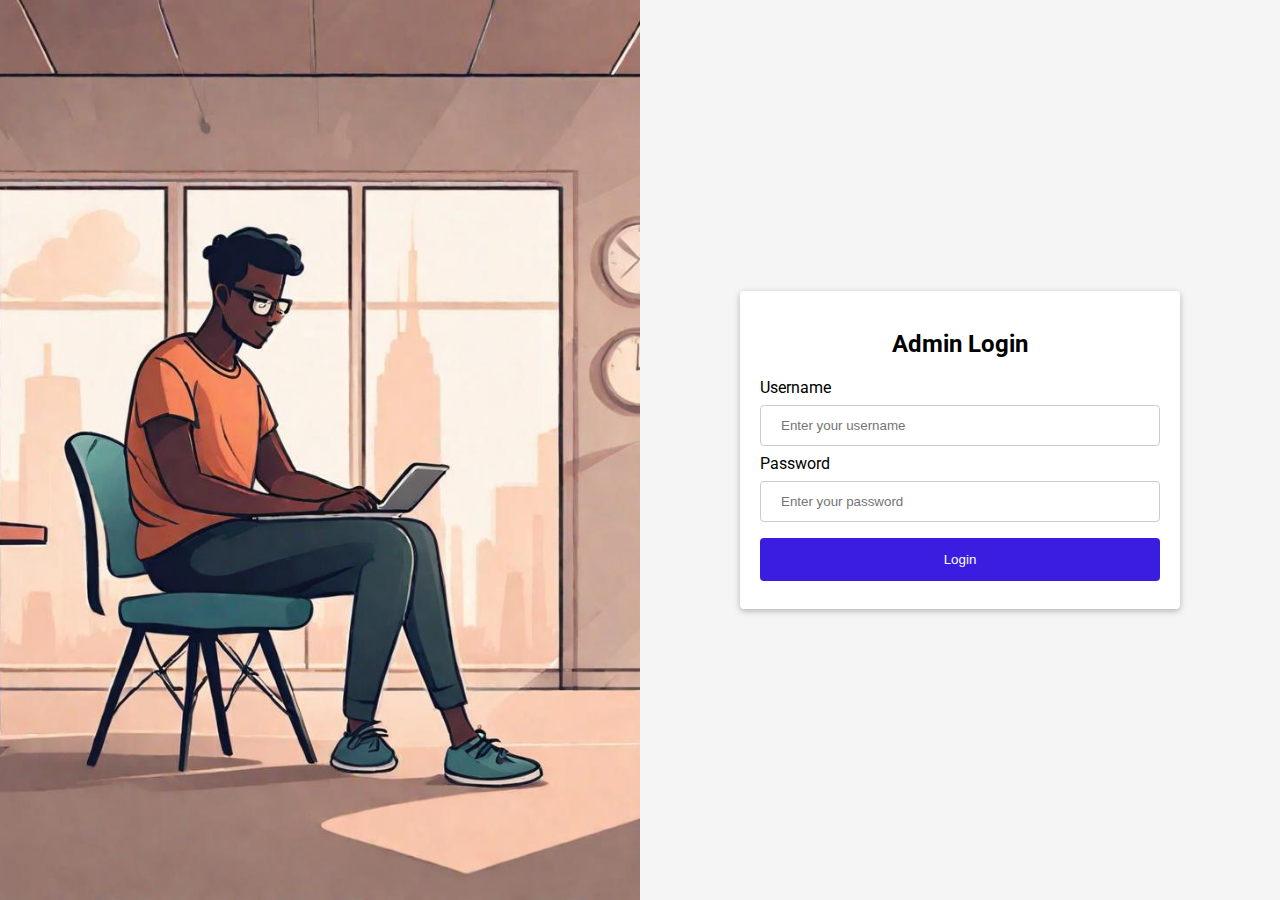
<file: AdminLog.html>
<!DOCTYPE html>
<html>
<head>
  <title>Registration Page</title>
  <meta name="viewport" content="width=device-width, initial-scale=1.0">
  <style>
    /* Material CSS */
    @import url('https://fonts.googleapis.com/css?family=Roboto:300,400,500,700&display=swap');

    body {
      font-family: 'Roboto', sans-serif;
      margin: 0;
      padding: 0;
      display: flex;
      height: 100vh;
    }

    .image-container {
      flex: 1;
      background-image: url('images/UserReg.jpg');
      background-size: cover;
      background-position: center;
      background-repeat: no-repeat;
    }

    .form-container {
      flex: 1;
      background-image: url('https://images.unsplash.com/photo-1557683316-973673baf926?ixlib=rb-4.0.3&ixid=MnwxMjA3fDB8MHxwaG90by1wYWdlfHx8fGVufDB8fHx8&auto=format&fit=crop&w=1629&q=80');

      display: flex;
      justify-content: center;
      align-items: center;
      background-color: #f5f5f5;
    }

    .registration-card {
      background-color: #fff;
      padding: 20px;
      border-radius: 4px;
      box-shadow: 0 2px 5px 0 rgba(0, 0, 0, 0.16), 0 2px 10px 0 rgba(0, 0, 0, 0.12);
      width: 400px;
      max-width: 90%;
    }

    .registration-card h2 {
      text-align: center;
      margin-bottom: 20px;
    }

    .registration-card input[type="text"],
    .registration-card input[type="email"],
    .registration-card input[type="password"] {
      width: 100%;
      padding: 12px 20px;
      margin: 8px 0;
      display: inline-block;
      border: 1px solid #ccc;
      border-radius: 4px;
      box-sizing: border-box;
    }

    .registration-card button {
      background-color: #3a1de0;
      color: white;
      padding: 14px 20px;
      margin: 8px 0;
      border: none;
      border-radius: 4px;
      cursor: pointer;
      width: 100%;
    }
  </style>
</head>
<body>
  <div class="image-container"></div>
  <div class="form-container">
    <div class="registration-card">
      <h2> Admin Login</h2>
      <form class="form" action="adminlogin.php" method="post">
        <label for="username">Username</label>
        <input type="text" id="username" name="username" placeholder="Enter your username" required>

        <label for="password">Password</label>
        <input type="password" id="password" name="password" placeholder="Enter your password" required>

        <button type="submit">Login</button>
       
      </form>
    </div>
  </div>

  <script>
    // JavaScript
    const form = document.getElementById('registrationForm');

    form.addEventListener('submit', (event) => {
      event.preventDefault(); // Prevent form submission

      const username = document.getElementById('username').value;      
      const password = document.getElementById('password').value;

      // Perform registration logic here (e.g., send data to a server)
      console.log('Username:', username);
      console.log('Password:', password);

      // Reset form fields
      form.reset();
    });
  </script>
</body>
</html>
</file>
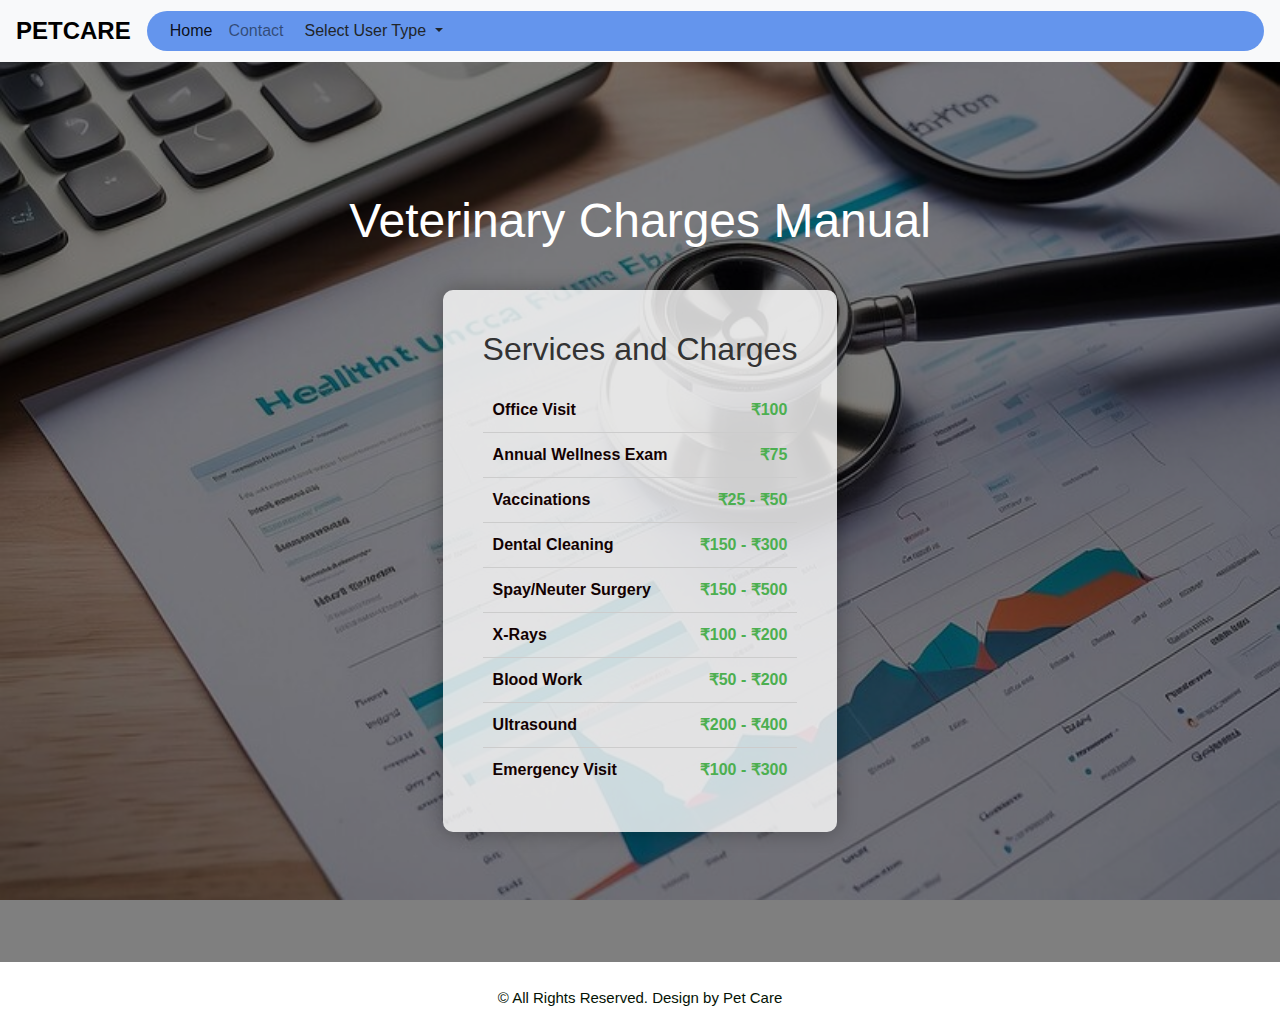
<file: chargesmanual.html>
<!DOCTYPE html>
<html>

<head>
  <!-- Basic -->
  <meta charset="utf-8" />
  <meta http-equiv="X-UA-Compatible" content="IE=edge" />
  <!-- Mobile Metas -->
  <meta name="viewport" content="width=device-width, initial-scale=1, shrink-to-fit=no" />
  <!-- Site Metas -->
  <meta name="keywords" content="" />
  <meta name="description" content="" />
  <meta name="author" content="" />
  <link rel="shortcut icon" href="images/favicon.png" type="image/x-icon">

  <title>VetCare</title>

  <!-- bootstrap core css -->
  <link rel="stylesheet" type="text/css" href="css/bootstrap.css" />
  <link href="https://cdn.jsdelivr.net/npm/bootstrap@5.0.2/dist/css/bootstrap.min.css" rel="stylesheet" integrity="sha384-EVSTQN3/azprG1Anm3QDgpJLIm9Nao0Yz1ztcQTwFspd3yD65VohhpuuCOmLASjC" crossorigin="anonymous">
  <!-- slider stylesheet -->
  <link rel="stylesheet" type="text/css" href="https://cdnjs.cloudflare.com/ajax/libs/OwlCarousel2/2.3.4/assets/owl.carousel.min.css" />

<!-- js -->
<script src="https://cdn.jsdelivr.net/npm/bootstrap@5.0.2/dist/js/bootstrap.bundle.min.js" integrity="sha384-MrcW6ZMFYlzcLA8Nl+NtUVF0sA7MsXsP1UyJoMp4YLEuNSfAP+JcXn/tWtIaxVXM" crossorigin="anonymous"></script>

  <!-- Custom styles for this template -->
  <!-- <link href="css/style.css" rel="stylesheet" /> -->
  <!-- responsive style -->
  <link href="css/responsive.css" rel="stylesheet" />
  <style>
    body {
        font-family: 'Helvetica Neue', sans-serif;
        margin: 0;
        padding: 0;
        
        background: url('images/charge.jpg');
        background-size: 100% 100%;
        background-position: center;
        background-attachment: fixed;
        color: #fff;
       
    }
    .navbar-brand {
      display: flex;
      flex-direction: column;
      align-items: center;
    }
    .navbar-brand {
      display: -webkit-box;
      display: -ms-flexbox;
      display: flex;
      -webkit-box-orient: vertical;
      -webkit-box-direction: normal;
          -ms-flex-direction: column;
              flex-direction: column;
      -webkit-box-align: center;
          -ms-flex-align: center;
              align-items: center;
    }
    
    .navbar-brand span {
      color: #000000;
      font-size: 24px;
      font-weight: bold;
      text-transform: uppercase;
    }
    

    .overlay {
        background-color: rgba(0, 0, 0, 0.5);
        padding: 40px;
        min-height: 100vh;
        display: flex;
        flex-direction: column;
        align-items: center;
        justify-content: center;
    }

    h1 {
        font-size: 3rem;
        text-align: center;
        margin-bottom: 40px;
    }

    .charges-container {
        max-width: 800px;
        background-color: rgba(255, 255, 255, 0.8);
        padding: 40px;
        border-radius: 10px;
        box-shadow: 0 0 20px rgba(0, 0, 0, 0.3);
        color: #130101;
        text-shadow: none;
    }

    .charges-container h2 {
        font-size: 2rem;
        margin-bottom: 20px;
        color: #333;
    }

    .charges-list {
        list-style-type: none;
        padding: 0;
        margin: 0;
    }

    .charges-list li {
        display: flex;
        justify-content: space-between;
        align-items: center;
        padding: 10px;
        border-bottom: 1px solid #ccc;
    }

    .charges-list li:last-child {
        border-bottom: none;
    }

    .charge-name {
        font-weight: bold;
    }

    .charge-cost {
        font-weight: bold;
        color: #4CAF50;
    }
  /* footer section*/

.footer_section {
  display: flex;
  flex-direction: column;
  justify-content: center;

}

.footer_section p {
  color: #041304;
  margin: 0;
  padding: 25px 0 20px 0;
  margin: 0 auto;
  text-align: center;
  font-size: 15px;
}

.footer_section a {
  color: #1a1b1a;
}

/* end footer section*/
</style>
</head>


<body>
   <!-- header section strats -->
   
    <!--header class="header_section -->
  <div class="hero_area">
   
    <nav class="navbar navbar-expand-lg navbar-light bg-light" >
      
        <a class="navbar-brand" href="index.html">
          <span>
            PetCare
          </span>
        </a>
        <button class="navbar-toggler" type="button" data-bs-toggle="collapse" data-bs-target="#navbarSupportedContent" aria-controls="navbarSupportedContent" aria-expanded="false" aria-label="Toggle navigation">
          <span class="navbar-toggler-icon"></span>
        </button>
      <div class="container-fluid" style="background-color: cornflowerblue; border-radius:20px;">
        <div class="collapse navbar-collapse" id="navbarSupportedContent" >
          <ul class="navbar-nav me-auto mb-2 mb-lg-0">
            <li class="nav-item">
              <a class="nav-link active" aria-current="page" href="userhome.php">Home</a>
            </li>
            <li class="nav-item">
              <a class="nav-link" href="contact.html">Contact</a>
            </li>
          
           
          </ul>
        
          <div class="btn-group dropstart">
            <button type="button" class="btn  dropdown-toggle" data-bs-toggle="dropdown" aria-expanded="false" style="border-radius:30px;">
              Select User Type
            </button>
            <ul class="dropdown-menu">
              <a class="dropdown-item" href="AdminLog.html">Admin</a>
              <a class="dropdown-item" href="DocReg.html">Doctor</a>
              <a class="dropdown-item" href="UserReg.html">User</a>
            </ul>
          </div>  
           
          </ul>
        



        </div>
      </div>
    </nav>
   
    <!-- end header section -->





  <div class="overlay">
      <h1>Veterinary Charges Manual</h1>
      <div class="charges-container">
          <h2>Services and Charges</h2>
          <ul class="charges-list">
              <li>
                  <span class="charge-name">Office Visit</span>
                  <span class="charge-cost">&#x20B9;100</span>
              </li>
              <li>
                  <span class="charge-name">Annual Wellness Exam</span>
                  <span class="charge-cost">&#x20B9;75</span>
              </li>
              <li>
                  <span class="charge-name">Vaccinations</span>
                  <span class="charge-cost">&#x20B9;25 - &#x20B9;50</span>
              </li>
              <li>
                  <span class="charge-name">Dental Cleaning</span>
                  <span class="charge-cost">&#x20B9;150 - &#x20B9;300</span>
              </li>
              <li>
                  <span class="charge-name">Spay/Neuter Surgery</span>
                  <span class="charge-cost">&#x20B9;150 - &#x20B9;500</span>
              </li>
              <li>
                  <span class="charge-name">X-Rays</span>
                  <span class="charge-cost">&#x20B9;100 - &#x20B9;200</span>
              </li>
              <li>
                  <span class="charge-name">Blood Work</span>
                  <span class="charge-cost">&#x20B9;50 - &#x20B9;200</span>
              </li>
              <li>
                  <span class="charge-name">Ultrasound</span>
                  <span class="charge-cost">&#x20B9;200 - &#x20B9;400</span>
              </li>
              <li>
                  <span class="charge-name">Emergency Visit</span>
                  <span class="charge-cost">&#x20B9;100 - &#x20B9;300</span>
              </li>
          </ul>
      </div>
  </div>






<div style="background-color: white;">
  <!-- footer section -->
  <footer class="container-fluid footer_section ">
    <p>
      &copy; <span id="displayDate"></span> All Rights Reserved. Design by
      <span>Pet Care</span>
    </p>
  </footer>
  <!-- end  footer section -->
</div>
  
</body>

</html>
</file>
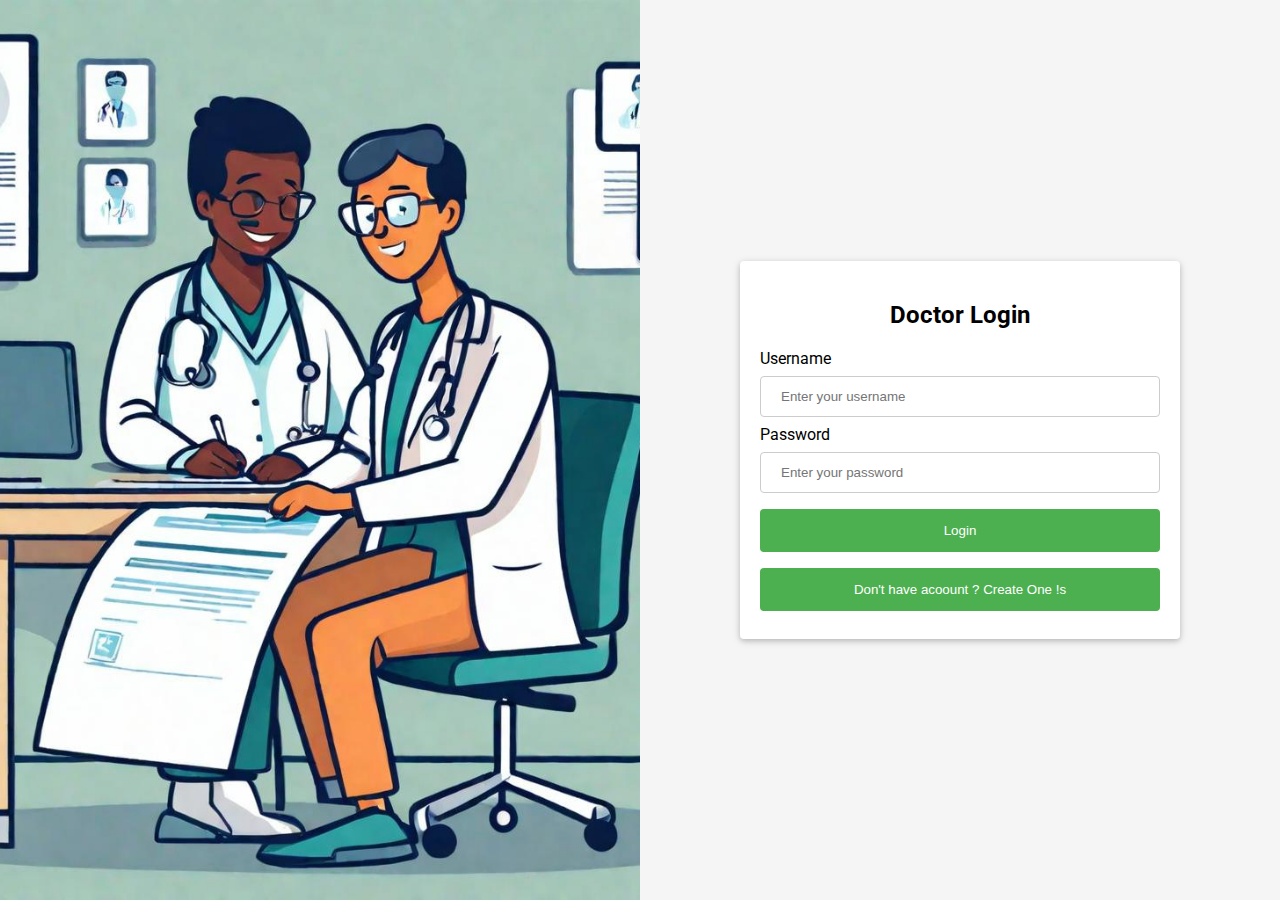
<file: DocLog.html>
<!DOCTYPE html>
<html>
<head>
  <title>Registration Page</title>
  <meta name="viewport" content="width=device-width, initial-scale=1.0">
  <style>
    /* Material CSS */
    @import url('https://fonts.googleapis.com/css?family=Roboto:300,400,500,700&display=swap');

    body {
      font-family: 'Roboto', sans-serif;
      margin: 0;
      padding: 0;
      display: flex;
      height: 100vh;
    }

    .image-container {
      flex: 1;
      background-image: url('images/DocReg.jpeg');
      background-size: cover;
      background-position: center;
      background-repeat: no-repeat;
    }

    .form-container {
      flex: 1;
      background-image: url('https://images.unsplash.com/photo-1557683316-973673baf926?ixlib=rb-4.0.3&ixid=MnwxMjA3fDB8MHxwaG90by1wYWdlfHx8fGVufDB8fHx8&auto=format&fit=crop&w=1629&q=80');

      display: flex;
      justify-content: center;
      align-items: center;
      background-color: #f5f5f5;
    }

    .registration-card {
      background-color: #fff;
      padding: 20px;
      border-radius: 4px;
      box-shadow: 0 2px 5px 0 rgba(0, 0, 0, 0.16), 0 2px 10px 0 rgba(0, 0, 0, 0.12);
      width: 400px;
      max-width: 90%;
    }

    .registration-card h2 {
      text-align: center;
      margin-bottom: 20px;
    }

    .registration-card input[type="text"],
    .registration-card input[type="email"],
    .registration-card input[type="password"] {
      width: 100%;
      padding: 12px 20px;
      margin: 8px 0;
      display: inline-block;
      border: 1px solid #ccc;
      border-radius: 4px;
      box-sizing: border-box;
    }

    .registration-card button {
      background-color: #4CAF50;
      color: white;
      padding: 14px 20px;
      margin: 8px 0;
      border: none;
      border-radius: 4px;
      cursor: pointer;
      width: 100%;
    }
  </style>
</head>
<body>
  <div class="image-container"></div>
  <div class="form-container">
    <div class="registration-card">
      <h2> Doctor Login</h2>
      <form class="form" action="DocLog.php" method="post">
        <label for="doctorname">Username</label>
        <input type="text" id="doctorname" name="doctorname" placeholder="Enter your username" required>
        
        <label for="password">Password</label>
        <input type="password" id="password" name="password" placeholder="Enter your password" required>

        <button type="submit">Login</button>
        <br>
        <button type="submit" onclick="window.location.href='DocReg.html'">Don't have acoount ? Create One !s</button>
      </form>
    </div>
  </div>

  <script>
    // JavaScript
    const form = document.getElementById('registrationForm');

    form.addEventListener('submit', (event) => {
      event.preventDefault(); // Prevent form submission

      const username = document.getElementById('username').value;
      const email = document.getElementById('email').value;
      const password = document.getElementById('password').value;

      // Perform registration logic here (e.g., send data to a server)
      console.log('Username:', username);
      console.log('Email:', email);
      console.log('Password:', password);

      // Reset form fields
      form.reset();
    });
  </script>
</body>
</html>
</file>
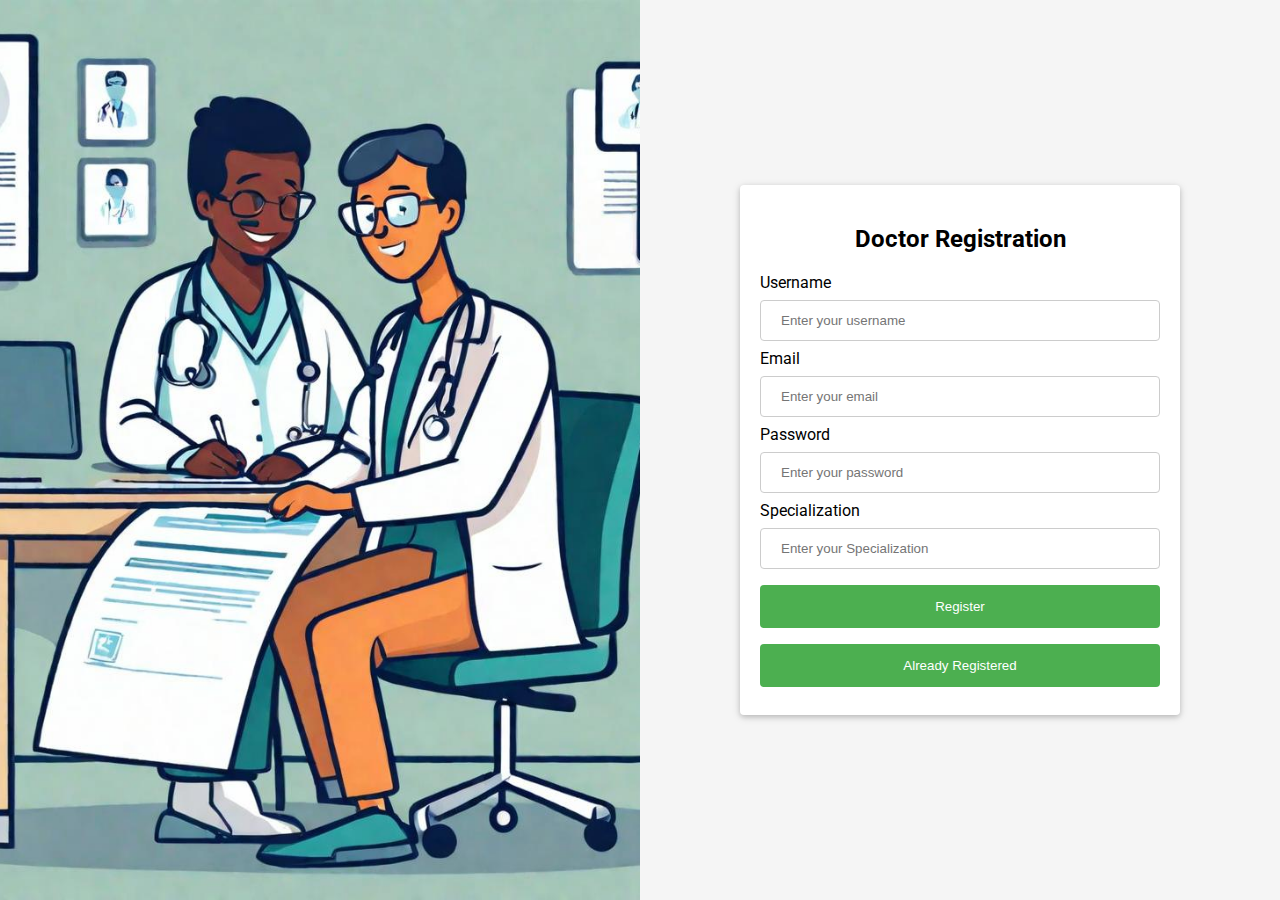
<file: DocReg.html>
<!DOCTYPE html>
<html>
<head>
  <title>Registration Page</title>
  <meta name="viewport" content="width=device-width, initial-scale=1.0">
  <style>
    /* Material CSS */
    @import url('https://fonts.googleapis.com/css?family=Roboto:300,400,500,700&display=swap');

    body {
      font-family: 'Roboto', sans-serif;
      margin: 0;
      padding: 0;
      display: flex;
      height: 100vh;
    }

    .image-container {
      flex: 1;
      background-image: url('images/DocReg.jpeg');
      background-size: cover;
      background-position: center;
      background-repeat: no-repeat;
    }

    .form-container {
      flex: 1;
      background-image: url('https://images.unsplash.com/photo-1557683316-973673baf926?ixlib=rb-4.0.3&ixid=MnwxMjA3fDB8MHxwaG90by1wYWdlfHx8fGVufDB8fHx8&auto=format&fit=crop&w=1629&q=80');

      display: flex;
      justify-content: center;
      align-items: center;
      background-color: #f5f5f5;
    }

    .registration-card {
      background-color: #fff;
      padding: 20px;
      border-radius: 4px;
      box-shadow: 0 2px 5px 0 rgba(0, 0, 0, 0.16), 0 2px 10px 0 rgba(0, 0, 0, 0.12);
      width: 400px;
      max-width: 90%;
    }

    .registration-card h2 {
      text-align: center;
      margin-bottom: 20px;
    }

    .registration-card input[type="text"],
    .registration-card input[type="email"],
    .registration-card input[type="password"] {
      width: 100%;
      padding: 12px 20px;
      margin: 8px 0;
      display: inline-block;
      border: 1px solid #ccc;
      border-radius: 4px;
      box-sizing: border-box;
    }

    .registration-card button {
      background-color: #4CAF50;
      color: white;
      padding: 14px 20px;
      margin: 8px 0;
      border: none;
      border-radius: 4px;
      cursor: pointer;
      width: 100%;
    }
  </style>
</head>
<body>
  <div class="image-container"></div>
  <div class="form-container">
    <div class="registration-card">
      <h2> Doctor Registration</h2>
      <form class="form" action="DocReg.php" method="post">
        <label for="doctorname">Username</label>
        <input type="text" id="doctorname" name="doctorname" placeholder="Enter your username" required>

        <label for="email">Email</label>
        <input type="email" id="email" name="email" placeholder="Enter your email" required>

        <label for="password">Password</label>
        <input type="password" id="password" name="password" placeholder="Enter your password" required>

        
        <label for="specialization">Specialization</label>
        <input type="text" id="specialization" name="specialization" placeholder="Enter your Specialization" required>

        <button type="submit">Register</button>
        <br>
        <button type="submit" onclick="window.location.href='DocLog.html'">Already Registered</button>
      </form>
    </div>
  </div>

  <script>
    // JavaScript
    const form = document.getElementById('registrationForm');

    form.addEventListener('submit', (event) => {
      event.preventDefault(); // Prevent form submission

      const username = document.getElementById('username').value;
      const email = document.getElementById('email').value;
      const password = document.getElementById('password').value;

      // Perform registration logic here (e.g., send data to a server)
      console.log('Username:', username);
      console.log('Email:', email);
      console.log('Password:', password);

      // Reset form fields
      form.reset();
    });
  </script>
</body>
</html>
</file>
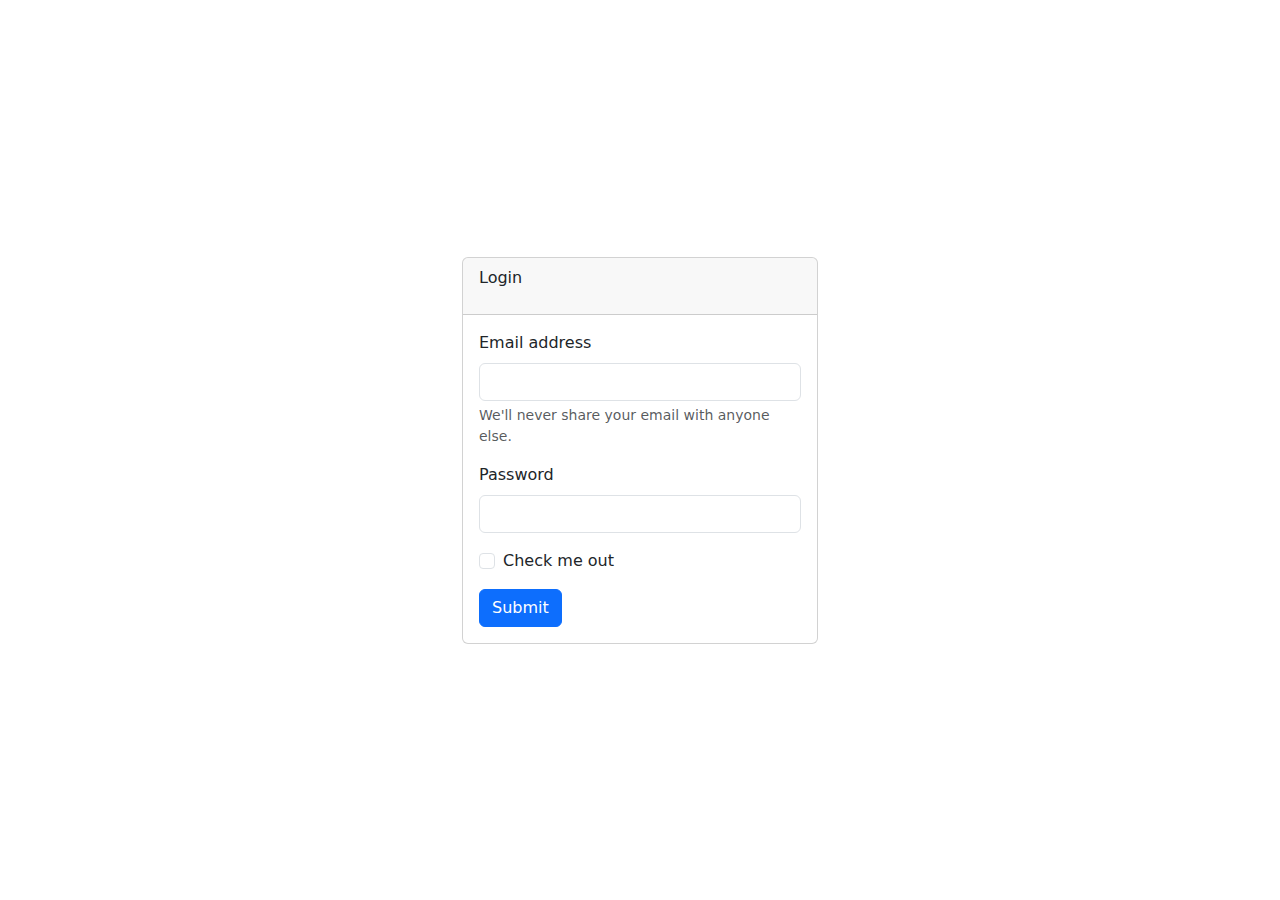
<file: login.html>
<!DOCTYPE html>
<html>
    <head>
        <meta http-equiv="Content-Type" content="text/html; charset=UTF-8">
        <title>Login Page</title>
        <link href="https://cdn.jsdelivr.net/npm/bootstrap@5.3.3/dist/css/bootstrap.min.css" rel="stylesheet" integrity="sha384-QWTKZyjpPEjISv5WaRU9OFeRpok6YctnYmDr5pNlyT2bRjXh0JMhjY6hW+ALEwIH" crossorigin="anonymous">
        
    </head>
    <body>
        <main class="d-flex align-items-center" style="height: 100vh">
            <div class="container">
                <div class="row">
                    <div class="col-md-4 offset-md-4">
                        
                        <div class="card">
                            <div class="card-header">
                                    <p>Login</p>
                            </div>
                                <div class="card-body">

                                    <form action="#" method="post">
                                        <div class="mb-3">
                                            <label for="exampleInputEmail1" class="form-label">Email address</label>
                                            <input type="email" class="form-control" id="exampleInputEmail1" aria-describedby="emailHelp">
                                            <div id="emailHelp" class="form-text">We'll never share your email with anyone else.</div>
                                          </div>
                                          <div class="mb-3">
                                            <label for="exampleInputPassword1" class="form-label">Password</label>
                                            <input type="password" class="form-control" id="exampleInputPassword1">
                                          </div>
                                          <div class="mb-3 form-check">
                                            <input type="checkbox" class="form-check-input" id="exampleCheck1">
                                            <label class="form-check-label" for="exampleCheck1">Check me out</label>
                                          </div>
                                          <button type="submit" class="btn btn-primary">Submit</button>
                                    </form>
                                    
                                </div>
                                
                                
                            </div>
                            
                        </div>
                        
                        
                        
                    </div>
                    
                </div>
                
        </main> 
        
        <!--javascript-->
         <script src="https://code.jquery.com/jquery-3.7.1.min.js" integrity="sha256-/JqT3SQfawRcv/BIHPThkBvs0OEvtFFmqPF/lYI/Cxo=" crossorigin="anonymous"></script>
        <script src="https://cdn.jsdelivr.net/npm/@popperjs/core@2.9.2/dist/umd/popper.min.js" integrity="sha384-IQsoLXl5PILFhosVNubq5LC7Qb9DXgDA9i+tQ8Zj3iwWAwPtgFTxbJ8NT4GN1R8p" crossorigin="anonymous"></script>
        <script src="https://cdn.jsdelivr.net/npm/bootstrap@5.0.2/dist/js/bootstrap.min.js" integrity="sha384-cVKIPhGWiC2Al4u+LWgxfKTRIcfu0JTxR+EQDz/bgldoEyl4H0zUF0QKbrJ0EcQF" crossorigin="anonymous"></script>

    </body>
</html>
</file>
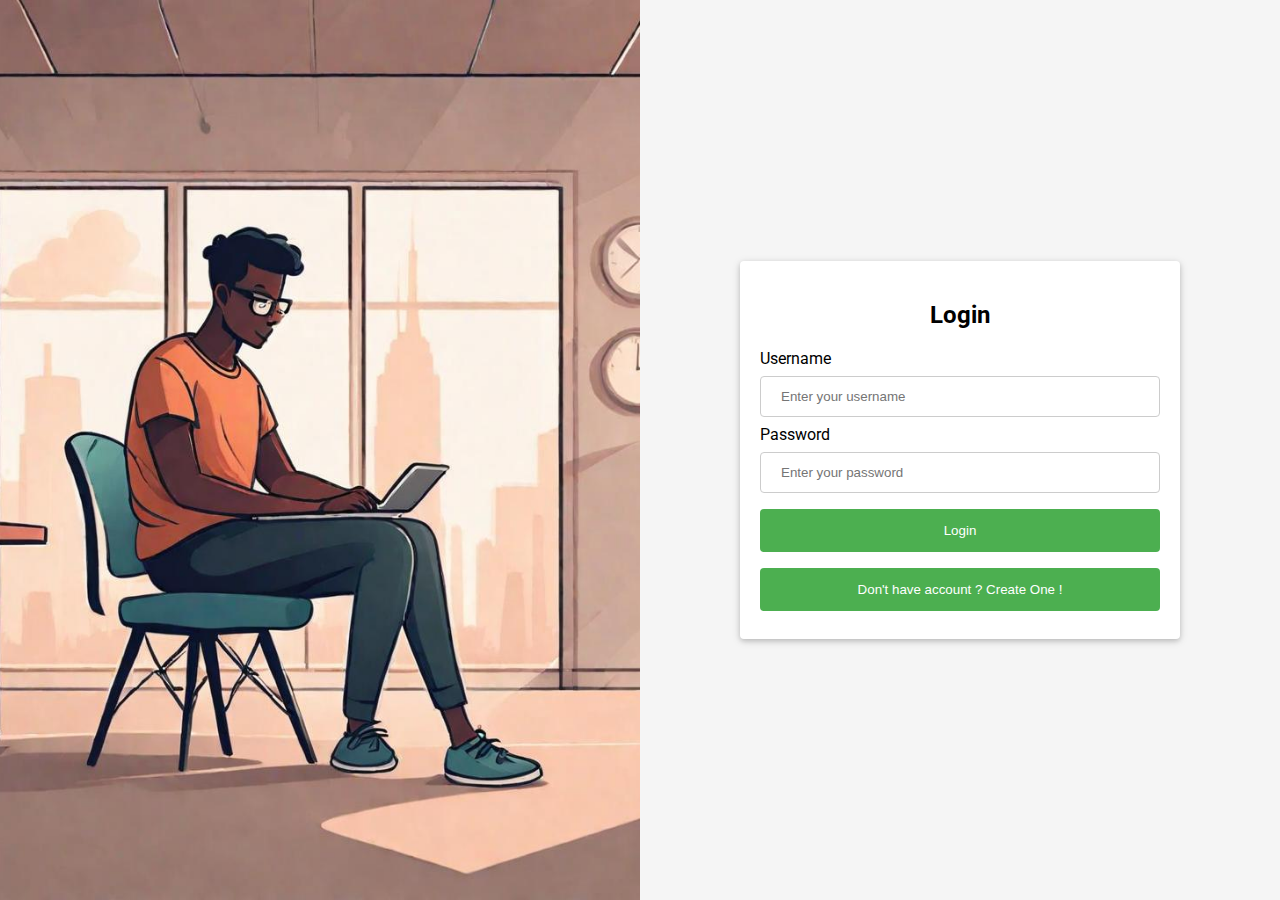
<file: UserLog.html>
<!DOCTYPE html>
<html>
<head>
  <title>Registration Page</title>
  <meta name="viewport" content="width=device-width, initial-scale=1.0">
  <style>
    /* Material CSS */
    @import url('https://fonts.googleapis.com/css?family=Roboto:300,400,500,700&display=swap');

    body {
      font-family: 'Roboto', sans-serif;
      margin: 0;
      padding: 0;
      display: flex;
      height: 100vh;
    }

    .image-container {
      flex: 1;
      background-image: url('images/UserReg.jpg');
      background-size: cover;
      background-position: center;
      background-repeat: no-repeat;
    }

    .form-container {
      flex: 1;
      background-image: url('https://images.unsplash.com/photo-1557683316-973673baf926?ixlib=rb-4.0.3&ixid=MnwxMjA3fDB8MHxwaG90by1wYWdlfHx8fGVufDB8fHx8&auto=format&fit=crop&w=1629&q=80');

      display: flex;
      justify-content: center;
      align-items: center;
      background-color: #f5f5f5;
    }

    .registration-card {
      background-color: #fff;
      padding: 20px;
      border-radius: 4px;
      box-shadow: 0 2px 5px 0 rgba(0, 0, 0, 0.16), 0 2px 10px 0 rgba(0, 0, 0, 0.12);
      width: 400px;
      max-width: 90%;
    }

    .registration-card h2 {
      text-align: center;
      margin-bottom: 20px;
    }

    .registration-card input[type="text"],
    .registration-card input[type="email"],
    .registration-card input[type="password"] {
      width: 100%;
      padding: 12px 20px;
      margin: 8px 0;
      display: inline-block;
      border: 1px solid #ccc;
      border-radius: 4px;
      box-sizing: border-box;
    }

    .registration-card button {
      background-color: #4CAF50;
      color: white;
      padding: 14px 20px;
      margin: 8px 0;
      border: none;
      border-radius: 4px;
      cursor: pointer;
      width: 100%;
    }
  </style>
</head>
<body>
  <div class="image-container"></div>
  <div class="form-container">
    <div class="registration-card">
      <h2>Login</h2>
      <form class="form" action="UserLog.php" method="post">
        <label for="username">Username</label>
        <input type="text" id="username" name="username" placeholder="Enter your username" required>

        <label for="password">Password</label>
        <input type="password" id="password" name="password" placeholder="Enter your password" required>

        <button type="submit">Login</button>
        <br>
        <button type="submit" onclick="window.location.href='UserReg.html'">Don't have account ? Create One !</button>
        

      </form>
    </div>
  </div>

  <script>
    // JavaScript
    const form = document.getElementById('registrationForm');

    form.addEventListener('submit', (event) => {
      event.preventDefault(); // Prevent form submission

      const username = document.getElementById('username').value;      
      const password = document.getElementById('password').value;

      // Perform registration logic here (e.g., send data to a server)
      console.log('Username:', username);
      console.log('Password:', password);

      // Reset form fields
      form.reset();
    });
  </script>
</body>
</html>
</file>
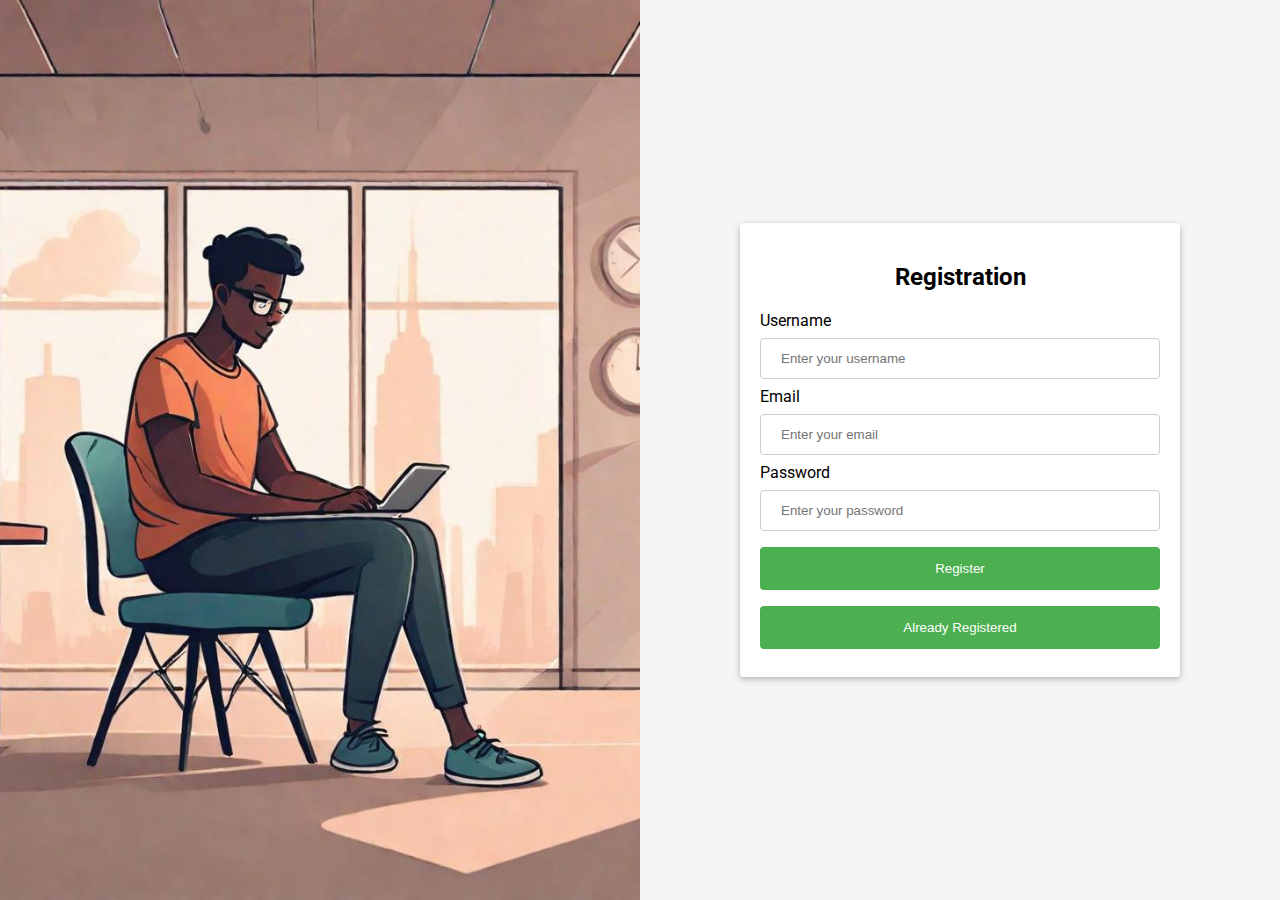
<file: UserReg.html>
<!DOCTYPE html>
<html>
<head>
  <title>Registration Page</title>
  <meta name="viewport" content="width=device-width, initial-scale=1.0">
  <style>
    /* Material CSS */
    @import url('https://fonts.googleapis.com/css?family=Roboto:300,400,500,700&display=swap');

    body {
      font-family: 'Roboto', sans-serif;
      margin: 0;
      padding: 0;
      display: flex;
      height: 100vh;
    }

    .image-container {
      flex: 1;
      background-image: url('images/UserReg.jpg');
      background-size: cover;
      background-position: center;
      background-repeat: no-repeat;
    }

    .form-container {
      flex: 1;
      background-image: url('https://images.unsplash.com/photo-1557683316-973673baf926?ixlib=rb-4.0.3&ixid=MnwxMjA3fDB8MHxwaG90by1wYWdlfHx8fGVufDB8fHx8&auto=format&fit=crop&w=1629&q=80');

      display: flex;
      justify-content: center;
      align-items: center;
      background-color: #f5f5f5;
    }

    .registration-card {
      background-color: #fff;
      padding: 20px;
      border-radius: 4px;
      box-shadow: 0 2px 5px 0 rgba(0, 0, 0, 0.16), 0 2px 10px 0 rgba(0, 0, 0, 0.12);
      width: 400px;
      max-width: 90%;
    }

    .registration-card h2 {
      text-align: center;
      margin-bottom: 20px;
    }

    .registration-card input[type="text"],
    .registration-card input[type="email"],
    .registration-card input[type="password"] {
      width: 100%;
      padding: 12px 20px;
      margin: 8px 0;
      display: inline-block;
      border: 1px solid #ccc;
      border-radius: 4px;
      box-sizing: border-box;
    }

    .registration-card button {
      background-color: #4CAF50;
      color: white;
      padding: 14px 20px;
      margin: 8px 0;
      border: none;
      border-radius: 4px;
      cursor: pointer;
      width: 100%;
    }
  </style>
</head>
<body>
  <div class="image-container"></div>
  <div class="form-container">
    <div class="registration-card">
      <h2>Registration</h2>
      <form class="form" action="UserReg.php" method="post">
        <label for="username">Username</label>
        <input type="text" id="username" name="username" placeholder="Enter your username" required>

        <label for="email">Email</label>
        <input type="email" id="email" name="email" placeholder="Enter your email" required>

        <label for="password">Password</label>
        <input type="password" id="password" name="password" placeholder="Enter your password" required>

        <button type="submit">Register</button>
        <br>
        <button type="submit" onclick="window.location.href='UserLog.html'">Already Registered</button>
      </form>
    </div>
  </div>

  <script>
    // JavaScript
    const form = document.getElementById('registrationForm');

    form.addEventListener('submit', (event) => {
      event.preventDefault(); // Prevent form submission

      const username = document.getElementById('username').value;
      const email = document.getElementById('email').value;
      const password = document.getElementById('password').value;

      // Perform registration logic here (e.g., send data to a server)
      console.log('Username:', username);
      console.log('Email:', email);
      console.log('Password:', password);

      // Reset form fields
      form.reset();
    });
  </script>
</body>
</html>
</file>
<file: css/responsive.css>
@media (max-width: 1120px) {}

@media (max-width: 992px) {

  .hero_area {
    min-height: auto;
  }

  .slider_section {
    padding: 75px 0;
  }

  .slider_section .detail-box h1 {
    font-size: 2.5rem;
  }

  .slider_section .detail-box h1 span {
    font-size: 4rem;
  }

  .contact_section .form_container {
    padding: 0;
  }

  .info_section .row>div {

    text-align: center;
    display: flex;
    flex-direction: column;
    align-items: center;

  }

  .info_section .contact_items {

    flex-direction: column;
    align-items: center;

  }

  .info_section .contact_items .item {
    justify-content: center;
  }
}

@media (max-width: 767px) {
  .hero_area .hero_bg_box img {
    -o-object-position: center;
    object-position: center;
  }

  .slider_section .detail-box,
  .info_section .info_form form input {
    text-align: center;
  }

  .about_section .img-box,
  .care_section .img-box {
    margin-bottom: 45px;
  }

  .care_section .row {
    flex-direction: column-reverse;
  }

  .contact_section .map_container {
    margin: 0;
    margin-top: 45px;
  }

  .info_section .social_box {
    justify-content: center;
  }

  .info_section .social_box a {
    margin: 0 7.5px;
  }
}

@media (max-width: 576px) {}

@media (max-width: 480px) {}

@media (max-width: 420px) {}

@media (max-width: 375px) {}

@media (min-width: 1200px) {
  .container {
    max-width: 1170px;
  }
}
</file>
<file: css/style.css>
@import url("https://fonts.googleapis.com/css2?family=Open+Sans:wght@400;600;700&family=Poppins:wght@400;500;600;700&display=swap");
@import url("font-awesome.min.css");
body {
  font-family: 'Poppins', sans-serif;
  color: #000000;
  background-color: #ffffff;
}

p {
  font-family: "Open Sans", sans-serif;
}

.layout_padding {
  padding-top: 90px;
  padding-bottom: 90px;
}

.layout_padding2 {
  padding-top: 45px;
  padding-bottom: 45px;
}

.layout_padding2-top {
  padding-top: 45px;
}

.layout_padding2-bottom {
  padding-bottom: 45px;
}

.layout_padding-top {
  padding-top: 90px;
}

.layout_padding-bottom {
  padding-bottom: 90px;
}

.heading_container {
  display: -webkit-box;
  display: -ms-flexbox;
  display: flex;
  -webkit-box-orient: vertical;
  -webkit-box-direction: normal;
      -ms-flex-direction: column;
          flex-direction: column;
  -webkit-box-align: start;
      -ms-flex-align: start;
          align-items: flex-start;
}

.heading_container h2 {
  font-family: 'Poppins', sans-serif;
  font-weight: bold;
}

.heading_container.heading_center {
  -webkit-box-align: center;
      -ms-flex-align: center;
          align-items: center;
  text-align: center;
}

/*header section*/
.hero_area {
  min-height: 100vh;
  display: -webkit-box;
  display: -ms-flexbox;
  display: flex;
  -webkit-box-orient: vertical;
  -webkit-box-direction: normal;
      -ms-flex-direction: column;
          flex-direction: column;
  position: relative;
}

.hero_area .hero_bg_box {
  position: absolute;
  top: 0;
  left: 0;
  width: 100%;
  height: 100%;
}

.hero_area .hero_bg_box img {
  width: 100%;
  height: 100%;
  -o-object-fit: cover;
     object-fit: cover;
  -o-object-position: right center;
     object-position: right center;
}

.sub_page .hero_area {
  min-height: auto;
}

.sub_page .hero_area .hero_bg_box img {
  opacity: .4;
}

.header_section .container-fluid {
  padding: 0 25px;
}

.header_section .nav_container {
  margin: 0 auto;
}

.custom_nav-container.navbar-expand-lg .navbar-nav .nav-item .nav-link {
  padding: 10px 15px;
  color: #060606;
  text-align: center;
  text-transform: uppercase;
}

.custom_nav-container.navbar-expand-lg .navbar-nav .nav-item.active .nav-link, .custom_nav-container.navbar-expand-lg .navbar-nav .nav-item:hover .nav-link {
  color: #55e9bc;
}

a,
a:hover,
a:focus {
  text-decoration: none;
}

a:hover,
a:focus {
  color: initial;
}

.btn,
.btn:focus {
  outline: none !important;
  -webkit-box-shadow: none;
          box-shadow: none;
}

.custom_nav-container .nav_search-btn {
  color: #000000;
  padding: 0;
  border: none;
}

.navbar-brand {
  display: -webkit-box;
  display: -ms-flexbox;
  display: flex;
  -webkit-box-orient: vertical;
  -webkit-box-direction: normal;
      -ms-flex-direction: column;
          flex-direction: column;
  -webkit-box-align: center;
      -ms-flex-align: center;
          align-items: center;
}

.navbar-brand span {
  color: #000000;
  font-size: 24px;
  font-weight: bold;
  text-transform: uppercase;
}

.custom_nav-container {
  z-index: 9;
  padding: 0;
  height: 80px;
  -webkit-box-pack: justify;
      -ms-flex-pack: justify;
          justify-content: space-between;
}

.lg_toggl-btn {
  background-color: transparent;
  border: none;
  outline: none;
  width: 56px;
  height: 40px;
  cursor: pointer;
}

.lg_toggl-btn:focus {
  outline: none;
}

.User_option {
  display: -webkit-box;
  display: -ms-flexbox;
  display: flex;
  -webkit-box-align: center;
      -ms-flex-align: center;
          align-items: center;
  margin-left: auto;
  margin-right: 75px;
}

.User_option .form-inline {
  position: relative;
  margin-right: 15px;
}

.User_option .form-inline input {
  display: none;
}

.custom_menu-btn {
  z-index: 9;
  position: absolute;
  right: 0;
  top: 7px;
}

.custom_menu-btn button {
  margin-top: 14px;
  outline: none;
  border: none;
  background-color: transparent;
}

.custom_menu-btn button span {
  display: block;
  width: 35px;
  height: 4px;
  background-color: #000000;
  margin: 7px 0;
  -webkit-transition: all 0.3s;
  transition: all 0.3s;
  border-radius: 5px;
}

.custom_menu-btn.menu_btn-style button span {
  background-color: #ffffff;
}

.menu_btn-style {
  position: fixed;
  right: 15px;
  top: 7px;
}

.custom_menu-btn .s-2 {
  -webkit-transition: all 0.1s;
  transition: all 0.1s;
  margin-left: -5px;
}

.menu_btn-style button .s-1 {
  -webkit-transform: rotate(45deg) translateY(16px);
          transform: rotate(45deg) translateY(16px);
}

.menu_btn-style button .s-2 {
  -webkit-transform: translateX(100px);
          transform: translateX(100px);
}

.menu_btn-style button .s-3 {
  -webkit-transform: rotate(-45deg) translateY(-16px);
          transform: rotate(-45deg) translateY(-16px);
}

.overlay {
  height: 100%;
  width: 0;
  position: fixed;
  z-index: 1;
  top: 0;
  left: 0;
  background-color: black;
  background-color: rgba(83, 119, 128, 0.95);
  overflow-x: hidden;
  -webkit-transition: 0.5s;
  transition: 0.5s;
}

.overlay .closebtn {
  position: absolute;
  top: 0;
  right: 30px;
  font-size: 60px;
}

.overlay a {
  font-family: "Open Sans", sans-serif;
  padding: 0px;
  text-decoration: none;
  font-size: 22px;
  color: #ffffff;
  display: block;
  -webkit-transition: 0.3s;
  transition: 0.3s;
  margin-bottom: 15px;
  text-transform: uppercase;
  font-weight: bold;
  opacity: 0;
}

.overlay-content {
  position: relative;
  top: 30%;
  width: 100%;
  text-align: center;
  margin-top: 30px;
}

.menu_width {
  width: 100%;
}

.menu_width.overlay a {
  opacity: 1;
}

/*end header section*/
/* slider section */
.slider_section {
  -webkit-box-flex: 1;
      -ms-flex: 1;
          flex: 1;
  display: -webkit-box;
  display: -ms-flexbox;
  display: flex;
  -webkit-box-pack: center;
      -ms-flex-pack: center;
          justify-content: center;
  -webkit-box-align: center;
      -ms-flex-align: center;
          align-items: center;
  position: relative;
}

.slider_section .row {
  -webkit-box-align: center;
      -ms-flex-align: center;
          align-items: center;
}

.slider_section .detail-box h1 {
  font-size: 3rem;
  padding-bottom: 15px;
  position: relative;
  text-transform: uppercase;
  font-weight: 600;
}

.slider_section .detail-box h1 span {
  font-size: 5rem;
}

.slider_section .detail-box a {
  display: inline-block;
  padding: 12px 45px;
  background-color: #55e9bc;
  color: #ffffff;
  -webkit-transition: all 0.3s;
  transition: all 0.3s;
  border: 1px solid #55e9bc;
  border-radius: 3px;
  text-transform: uppercase;
  margin-top: 25px;
}

.slider_section .detail-box a:hover {
  background-color: transparent;
  color: #55e9bc;
}

.slider_section .img-box img {
  width: 100%;
}

.slider_section #carouselExampleIndicators {
  width: 100%;
}

.slider_section .carousel-indicators {
  -webkit-box-align: center;
      -ms-flex-align: center;
          align-items: center;
}

.slider_section .carousel-indicators li {
  width: 12px;
  height: 12px;
  opacity: 1;
  background: none;
  border: 2px solid #55e9bc;
  color: #000000;
  position: relative;
  margin: 0 4px;
  border-radius: 100%;
}

.slider_section .carousel-indicators li.active {
  width: 18px;
  height: 18px;
}

.slider_section .li_before::before {
  content: "";
  position: absolute;
  left: -5px;
  top: 3.5px;
  width: 1.5px;
  height: 17px;
  background-color: #55e9bc;
  border-radius: 5px;
  -webkit-transform: rotate(25deg);
          transform: rotate(25deg);
}

.main_content {
  position: relative;
}

.main_content .main_content_bg {
  position: absolute;
  top: 0;
  left: 0;
  width: 100%;
  height: 100%;
}

.main_content .main_content_bg img {
  width: 100%;
  height: 100%;
  -o-object-fit: cover;
     object-fit: cover;
  opacity: .1;
}

.service_section {
  position: relative;
}

.service_section .box {
  margin-top: 45px;
  text-align: center;
  background-color: #ffffff;
  padding: 45px 15px;
  border-radius: 15px;
  -webkit-box-shadow: 5px 5px 7px 0 rgba(0, 0, 0, 0.15);
          box-shadow: 5px 5px 7px 0 rgba(0, 0, 0, 0.15);
}

.service_section .box .img-box {
  display: -webkit-box;
  display: -ms-flexbox;
  display: flex;
  -webkit-box-pack: center;
      -ms-flex-pack: center;
          justify-content: center;
  -webkit-box-align: center;
      -ms-flex-align: center;
          align-items: center;
}

.service_section .box .img-box img {
  max-width: 75px;
  max-height: 75px;
  -webkit-filter: invert(46%) sepia(3%) saturate(3571%) hue-rotate(145deg) brightness(94%) contrast(91%);
          filter: invert(46%) sepia(3%) saturate(3571%) hue-rotate(145deg) brightness(94%) contrast(91%);
}

.service_section .box .detail-box {
  margin-top: 15px;
}

.service_section .box .detail-box h5 {
  font-weight: 600;
  font-size: 20px;
}

.service_section .box .detail-box p {
  margin-bottom: 0;
}

.service_section .btn-box {
  margin-top: 45px;
  display: -webkit-box;
  display: -ms-flexbox;
  display: flex;
  -webkit-box-pack: center;
      -ms-flex-pack: center;
          justify-content: center;
}

.service_section .btn-box a {
  display: inline-block;
  padding: 10px 45px;
  background-color: #55e9bc;
  color: #ffffff;
  -webkit-transition: all 0.3s;
  transition: all 0.3s;
  border: 1px solid #55e9bc;
  border-radius: 3px;
  text-transform: uppercase;
}

.service_section .btn-box a:hover {
  background-color: transparent;
  color: #55e9bc;
}

.about_section .row {
  -webkit-box-align: center;
      -ms-flex-align: center;
          align-items: center;
}

.about_section .detail-box .heading_container {
  margin-bottom: 10px;
}

.about_section .detail-box p {
  margin-bottom: 10px;
}

.about_section .detail-box a {
  display: inline-block;
  padding: 10px 45px;
  background-color: #55e9bc;
  color: #ffffff;
  -webkit-transition: all 0.3s;
  transition: all 0.3s;
  border: 1px solid #55e9bc;
  border-radius: 3px;
  text-transform: uppercase;
  margin-top: 15px;
}

.about_section .detail-box a:hover {
  background-color: transparent;
  color: #55e9bc;
}

.about_section .img-box img {
  width: 100%;
  -webkit-box-shadow: -25px 25px 0 0 rgba(0, 0, 0, 0.07);
          box-shadow: -25px 25px 0 0 rgba(0, 0, 0, 0.07);
}

.care_section .row {
  -webkit-box-align: center;
      -ms-flex-align: center;
          align-items: center;
}

.care_section .img-box img {
  width: 100%;
  -webkit-box-shadow: 25px 25px 0 0 rgba(0, 0, 0, 0.07);
          box-shadow: 25px 25px 0 0 rgba(0, 0, 0, 0.07);
}

.care_section .detail-box p {
  margin-top: 10px;
}

.care_section .detail-box a {
  display: inline-block;
  padding: 10px 40px;
  background-color: #55e9bc;
  color: #ffffff;
  -webkit-transition: all 0.3s;
  transition: all 0.3s;
  border: 1px solid #55e9bc;
  border-radius: 3px;
  text-transform: uppercase;
  margin-top: 15px;
}

.care_section .detail-box a:hover {
  background-color: transparent;
  color: #55e9bc;
}

.client_section {
  position: relative;
}

.client_section .heading_container {
  -webkit-box-align: center;
      -ms-flex-align: center;
          align-items: center;
  margin-bottom: 45px;
}

.client_section .box {
  padding: 20px;
  display: -webkit-box;
  display: -ms-flexbox;
  display: flex;
  -webkit-box-orient: vertical;
  -webkit-box-direction: normal;
      -ms-flex-direction: column;
          flex-direction: column;
  -webkit-box-align: center;
      -ms-flex-align: center;
          align-items: center;
  text-align: center;
  margin: 20px;
  background: rgba(255, 255, 255, 0.75);
  -webkit-transition: all .3s;
  transition: all .3s;
  color: #55e9bc;
  color: #000000;
  background-color: #ffffff;
  color: #000000;
  -webkit-box-shadow: 0 0 5px 0 rgba(0, 0, 0, 0.15);
          box-shadow: 0 0 5px 0 rgba(0, 0, 0, 0.15);
}

.client_section .box .img-box {
  width: 110px;
}

.client_section .box .img-box img {
  width: 100%;
  border-radius: 100%;
  border: 5px solid #55e9bc;
}

.client_section .box .detail-box {
  margin-top: 20px;
  display: -webkit-box;
  display: -ms-flexbox;
  display: flex;
  -webkit-box-orient: vertical;
  -webkit-box-direction: normal;
      -ms-flex-direction: column;
          flex-direction: column;
  -webkit-box-align: center;
      -ms-flex-align: center;
          align-items: center;
}

.client_section .box .detail-box h5 {
  text-transform: uppercase;
  font-weight: bold;
  font-size: 18px;
}

.client_section .box .detail-box h5 span {
  text-transform: none;
  font-size: 16px;
  font-weight: normal;
  color: #537780;
}

.client_section .box .detail-box p {
  margin-top: 10px;
}

.client_section .carousel-wrap {
  margin: 0 auto;
  padding: 0;
  position: relative;
}

.client_section .carousel-wrap .owl-nav {
  display: -webkit-box;
  display: -ms-flexbox;
  display: flex;
  -webkit-box-pack: center;
      -ms-flex-pack: center;
          justify-content: center;
  margin-top: 25px;
}

.client_section .owl-carousel .owl-nav .owl-prev,
.client_section .owl-carousel .owl-nav .owl-next {
  width: 50px;
  height: 30px;
  border-radius: 5px;
  background-color: #55e9bc;
  outline: none;
  color: #ffffff;
  font-size: 14px;
  margin: 0 5px;
}

.client_section .owl-carousel .owl-nav .owl-prev:hover,
.client_section .owl-carousel .owl-nav .owl-next:hover {
  background-color: rgba(0, 0, 0, 0.8);
  color: #ffffff;
}

.contact_section {
  position: relative;
}

.contact_section .heading_container {
  margin-bottom: 45px;
}

.contact_section .form_container input {
  width: 100%;
  border: none;
  height: 50px;
  margin-bottom: 25px;
  padding-left: 15px;
  background-color: transparent;
  outline: none;
  color: #000000;
  background-color: #ffffff;
  -webkit-box-shadow: 0 0 3px 0 rgba(0, 0, 0, 0.25);
          box-shadow: 0 0 3px 0 rgba(0, 0, 0, 0.25);
}

.contact_section .form_container input::-webkit-input-placeholder {
  color: #1c1b1b;
}

.contact_section .form_container input:-ms-input-placeholder {
  color: #1c1b1b;
}

.contact_section .form_container input::-ms-input-placeholder {
  color: #1c1b1b;
}

.contact_section .form_container input::placeholder {
  color: #1c1b1b;
}

.contact_section .form_container input.message-box {
  height: 120px;
}

.contact_section .form_container button {
  font-family: 'Poppins', sans-serif;
  display: inline-block;
  padding: 10px 65px;
  background-color: #55e9bc;
  color: #ffffff;
  -webkit-transition: all 0.3s;
  transition: all 0.3s;
  border: 1px solid #55e9bc;
  border-radius: 3px;
  text-transform: uppercase;
  color: #fff;
}

.contact_section .form_container button:hover {
  background-color: transparent;
  color: #55e9bc;
}

.contact_section .map_container {
  height: 345px;
  overflow: hidden;
}

.contact_section .map_container .map {
  height: 100%;
}

.contact_section .map_container .map #googleMap {
  height: 100%;
}

/* info section */
.info_section {
  position: relative;
  background-color: #537780;
  color: #ffffff;
  font-family: "Open Sans", sans-serif;
}

.info_section .contact_items .item {
  display: -webkit-box;
  display: -ms-flexbox;
  display: flex;
  -webkit-box-align: center;
      -ms-flex-align: center;
          align-items: center;
  text-align: center;
  margin-bottom: 10px;
  -webkit-box-flex: 1;
      -ms-flex: 1;
          flex: 1;
}

.info_section .contact_items .item .img-box {
  font-size: 24px;
  margin-right: 10px;
  color: #f9f9f9;
}

.info_section .contact_items .item .detail-box p {
  margin: 0;
  color: #ffffff;
}

.info_section .row > div {
  margin-top: 25px;
}

.info_section a {
  text-transform: none;
}

.info_section h6 {
  font-weight: bold;
  text-transform: uppercase;
  font-size: 18px;
  margin-bottom: 25px;
}

.info_section .info_link-box ul {
  padding-left: 15px;
}

.info_section .info_link-box ul li.active::before,
.info_section .info_link-box ul li:hover::before {
  background-color: #55e9bc;
}

.info_section .info_link-box ul li {
  list-style-type: none;
  position: relative;
  margin: 10px 0;
}

.info_section .info_link-box ul li::before {
  content: "";
  left: -12px;
  top: 50%;
  position: absolute;
  width: 15px;
  height: 15px;
  border-radius: 2px;
  background-color: transparent;
  -webkit-transform: translateY(-50%);
          transform: translateY(-50%);
  border: 1.5px solid #ffffff;
}

.info_section .info_link-box ul li a {
  color: #ffffff;
  margin-left: 10px;
}

.info_section .info_form form input {
  outline: none;
  width: 100%;
  padding: 7px 10px;
}

.info_section .info_form form button {
  display: inline-block;
  padding: 8px 30px;
  background-color: #55e9bc;
  color: #ffffff;
  -webkit-transition: all 0.3s;
  transition: all 0.3s;
  border: 1px solid #55e9bc;
  border-radius: 0;
  text-transform: uppercase;
  margin-top: 15px;
  text-transform: uppercase;
  font-size: 15px;
}

.info_section .info_form form button:hover {
  background-color: transparent;
  color: #55e9bc;
}

.info_section .social_box {
  display: -webkit-box;
  display: -ms-flexbox;
  display: flex;
  -webkit-box-align: center;
      -ms-flex-align: center;
          align-items: center;
  margin-top: 20px;
}

.info_section .social_box a {
  margin-right: 15px;
  color: #ffffff;
  font-size: 24px;
}

/* end info section */
/* footer section*/
.footer_section {
  display: -webkit-box;
  display: -ms-flexbox;
  display: flex;
  -webkit-box-orient: vertical;
  -webkit-box-direction: normal;
      -ms-flex-direction: column;
          flex-direction: column;
  -webkit-box-pack: center;
      -ms-flex-pack: center;
          justify-content: center;
  font-family: "Open Sans", sans-serif;
}

.footer_section p {
  color: #1a1b1a;
  margin: 0;
  padding: 25px 0 20px 0;
  margin: 0 auto;
  text-align: center;
  font-size: 15px;
}

.footer_section a {
  color: #1a1b1a;
}

/* end footer section*/
/*# sourceMappingURL=style.css.map */


/* extra */

  /* CSS for Multi-button */

  .multibutton {
    position: relative;
    display: inline-block;
  }

  .main-button {
    
    background-color: #3972c8;
    color: white;
    padding: 6px 16px;
    border: none;
    border-radius: 20px;
    cursor: pointer;
  }

  .button-options {
    display: none;
    position: absolute;
    background-color: #f9f9f9;
    min-width: 160px;
    box-shadow: 0px 8px 16px 0px rgba(0,0,0,0.2);
    z-index: 1;
  }

  .button-options button {
    width: 100%;
    text-align: left;
    padding: 12px 16px;
    border: none;
    background-color: inherit;
    cursor: pointer;
  }

  .button-options button:hover {
    background-color: #ddd;
  }

  .multibutton:hover .button-options {
    display: block;
  }

  /* doc */
</file>
